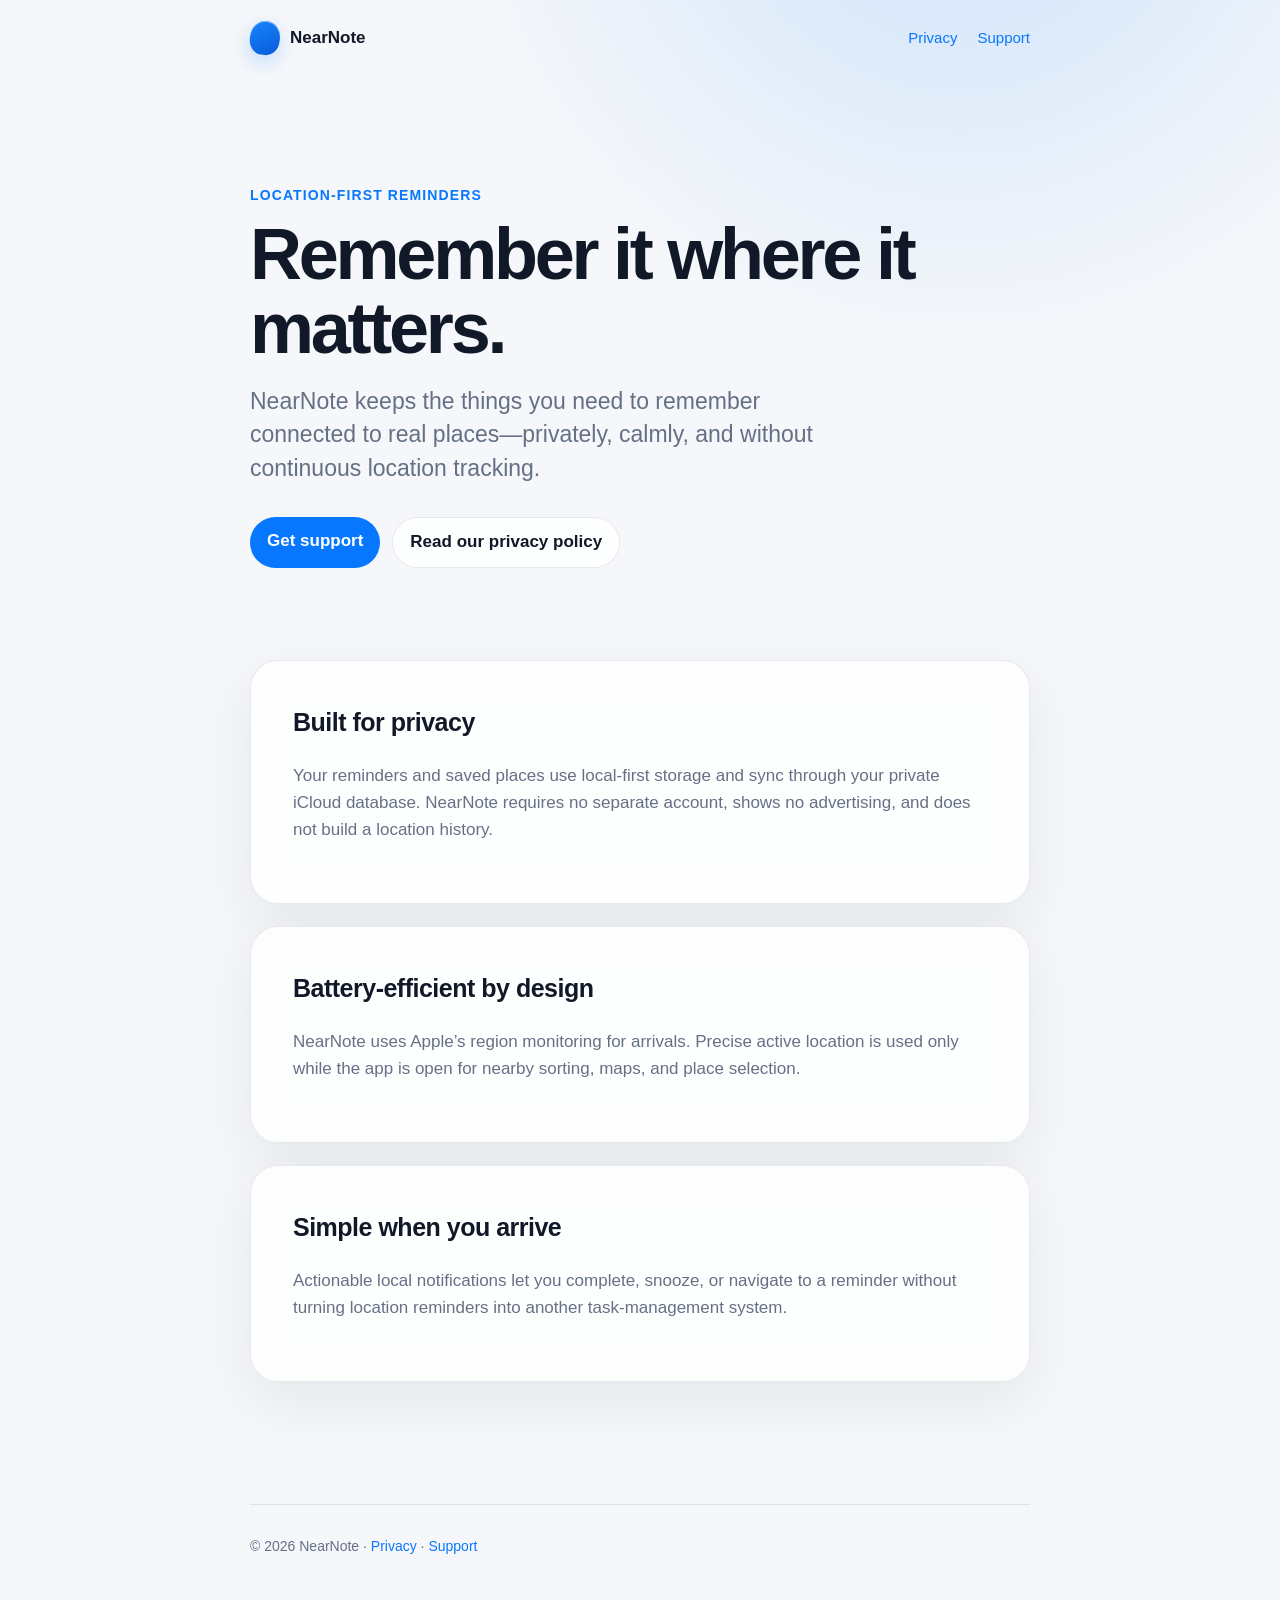
<file: site/index.html>
<!doctype html>
<html lang="en">
<head>
  <meta charset="utf-8">
  <meta name="viewport" content="width=device-width, initial-scale=1">
  <meta name="description" content="NearNote is a private, location-first reminder app for iPhone.">
  <title>NearNote — Remember it where it matters</title>
  <link rel="stylesheet" href="styles.css">
</head>
<body>
  <div class="shell">
    <nav aria-label="Main navigation">
      <a class="brand" href="./"><span class="mark" aria-hidden="true"></span>NearNote</a>
      <div class="nav-links"><a href="privacy/">Privacy</a><a href="support/">Support</a></div>
    </nav>
    <main>
      <section class="hero">
        <div class="eyebrow">Location-first reminders</div>
        <h1>Remember it where it matters.</h1>
        <p class="lede">NearNote keeps the things you need to remember connected to real places—privately, calmly, and without continuous location tracking.</p>
        <div class="actions">
          <a class="button primary" href="support/">Get support</a>
          <a class="button secondary" href="privacy/">Read our privacy policy</a>
        </div>
      </section>
      <section class="card">
        <h2>Built for privacy</h2>
        <p>Your reminders and saved places use local-first storage and sync through your private iCloud database. NearNote requires no separate account, shows no advertising, and does not build a location history.</p>
      </section>
      <section class="card">
        <h2>Battery-efficient by design</h2>
        <p>NearNote uses Apple’s region monitoring for arrivals. Precise active location is used only while the app is open for nearby sorting, maps, and place selection.</p>
      </section>
      <section class="card">
        <h2>Simple when you arrive</h2>
        <p>Actionable local notifications let you complete, snooze, or navigate to a reminder without turning location reminders into another task-management system.</p>
      </section>
    </main>
    <footer>© 2026 NearNote · <a href="privacy/">Privacy</a> · <a href="support/">Support</a></footer>
  </div>
</body>
</html>
</file>
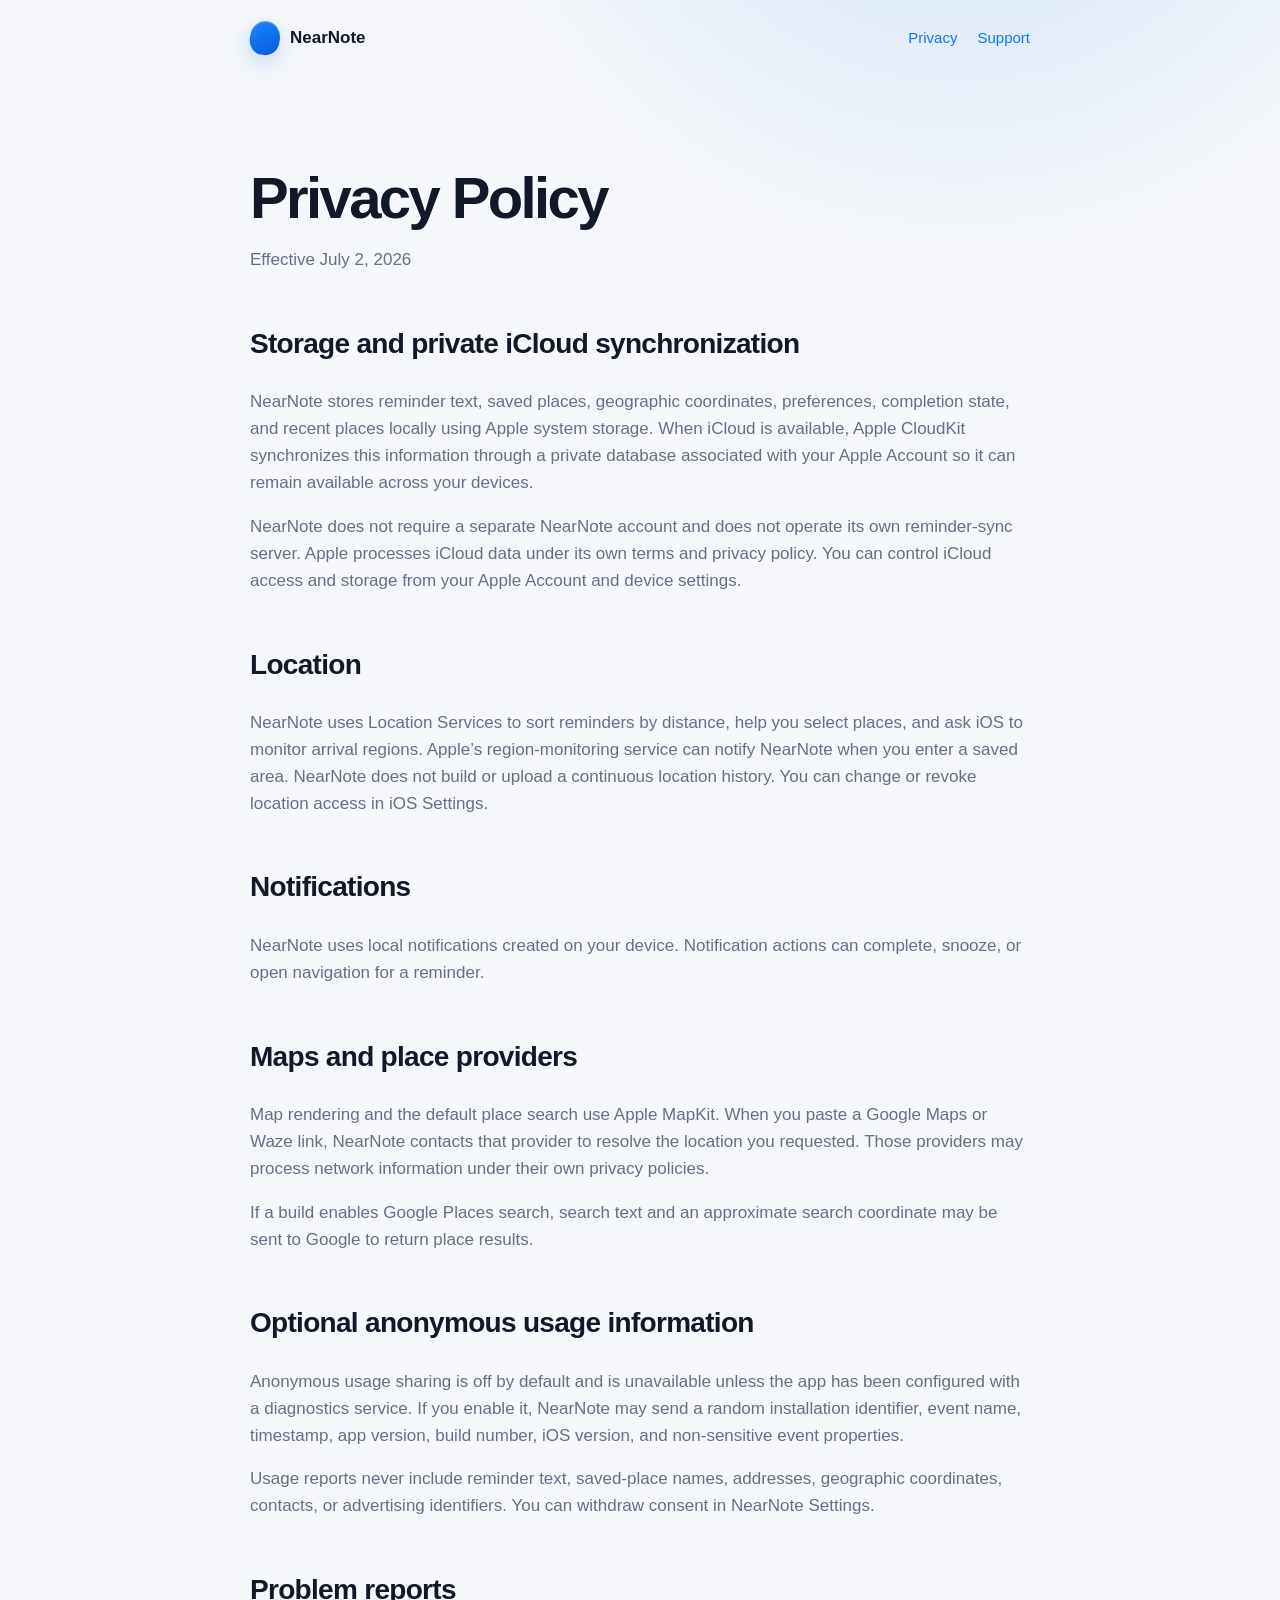
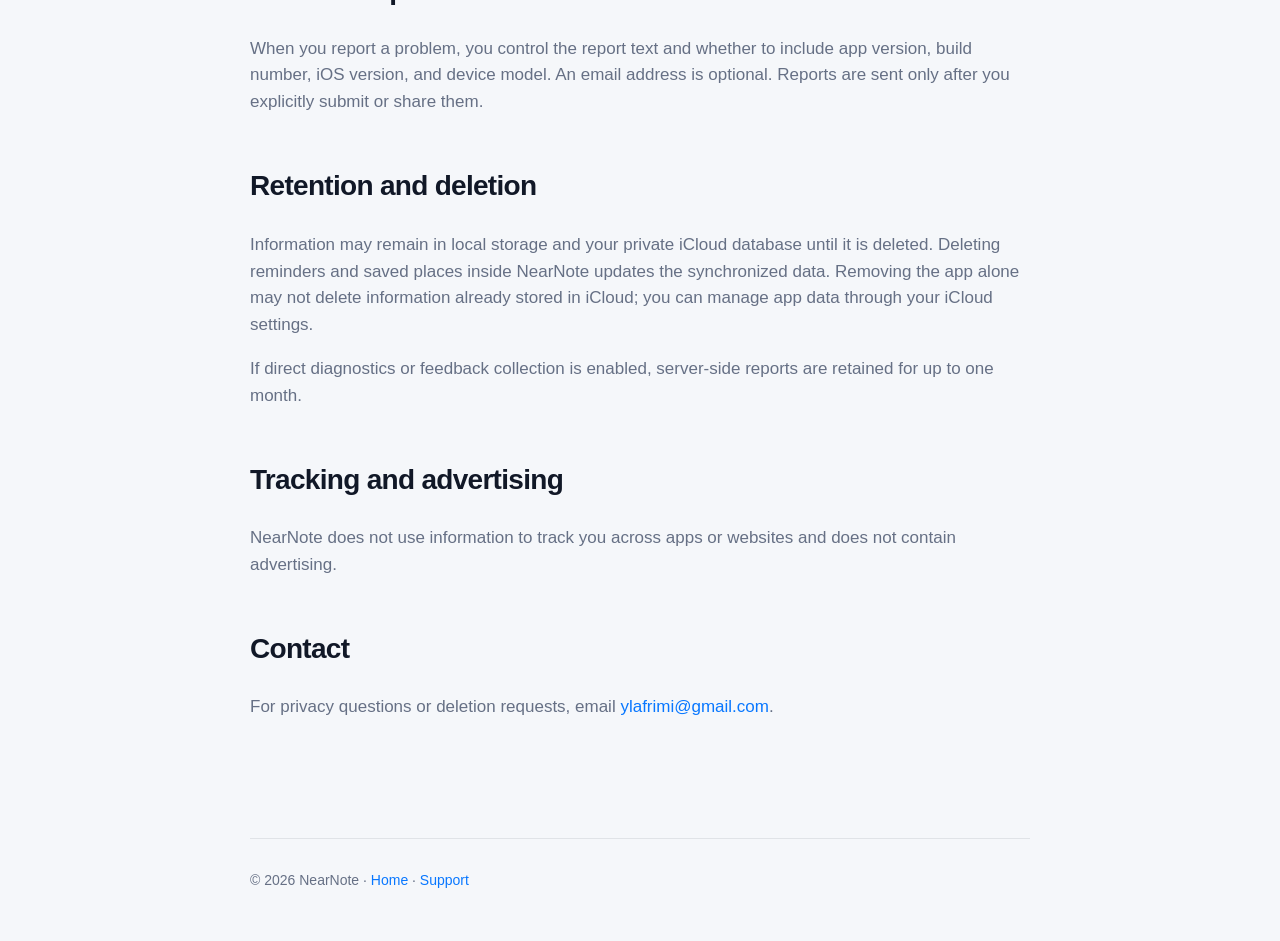
<file: site/privacy/index.html>
<!doctype html>
<html lang="en">
<head>
  <meta charset="utf-8">
  <meta name="viewport" content="width=device-width, initial-scale=1">
  <meta name="description" content="NearNote privacy policy.">
  <title>Privacy Policy — NearNote</title>
  <link rel="stylesheet" href="../styles.css">
</head>
<body>
  <div class="shell">
    <nav aria-label="Main navigation">
      <a class="brand" href="../"><span class="mark" aria-hidden="true"></span>NearNote</a>
      <div class="nav-links"><a href="./">Privacy</a><a href="../support/">Support</a></div>
    </nav>
    <main class="document">
      <h1>Privacy Policy</h1>
      <p class="updated">Effective July 2, 2026</p>

      <h2>Storage and private iCloud synchronization</h2>
      <p>NearNote stores reminder text, saved places, geographic coordinates, preferences, completion state, and recent places locally using Apple system storage. When iCloud is available, Apple CloudKit synchronizes this information through a private database associated with your Apple Account so it can remain available across your devices.</p>
      <p>NearNote does not require a separate NearNote account and does not operate its own reminder-sync server. Apple processes iCloud data under its own terms and privacy policy. You can control iCloud access and storage from your Apple Account and device settings.</p>

      <h2>Location</h2>
      <p>NearNote uses Location Services to sort reminders by distance, help you select places, and ask iOS to monitor arrival regions. Apple’s region-monitoring service can notify NearNote when you enter a saved area. NearNote does not build or upload a continuous location history. You can change or revoke location access in iOS Settings.</p>

      <h2>Notifications</h2>
      <p>NearNote uses local notifications created on your device. Notification actions can complete, snooze, or open navigation for a reminder.</p>

      <h2>Maps and place providers</h2>
      <p>Map rendering and the default place search use Apple MapKit. When you paste a Google Maps or Waze link, NearNote contacts that provider to resolve the location you requested. Those providers may process network information under their own privacy policies.</p>
      <p>If a build enables Google Places search, search text and an approximate search coordinate may be sent to Google to return place results.</p>

      <h2>Optional anonymous usage information</h2>
      <p>Anonymous usage sharing is off by default and is unavailable unless the app has been configured with a diagnostics service. If you enable it, NearNote may send a random installation identifier, event name, timestamp, app version, build number, iOS version, and non-sensitive event properties.</p>
      <p>Usage reports never include reminder text, saved-place names, addresses, geographic coordinates, contacts, or advertising identifiers. You can withdraw consent in NearNote Settings.</p>

      <h2>Problem reports</h2>
      <p>When you report a problem, you control the report text and whether to include app version, build number, iOS version, and device model. An email address is optional. Reports are sent only after you explicitly submit or share them.</p>

      <h2>Retention and deletion</h2>
      <p>Information may remain in local storage and your private iCloud database until it is deleted. Deleting reminders and saved places inside NearNote updates the synchronized data. Removing the app alone may not delete information already stored in iCloud; you can manage app data through your iCloud settings.</p>
      <p>If direct diagnostics or feedback collection is enabled, server-side reports are retained for up to one month.</p>

      <h2>Tracking and advertising</h2>
      <p>NearNote does not use information to track you across apps or websites and does not contain advertising.</p>

      <h2>Contact</h2>
      <p>For privacy questions or deletion requests, email <a href="mailto:ylafrimi@gmail.com">ylafrimi@gmail.com</a>.</p>
    </main>
    <footer>© 2026 NearNote · <a href="../">Home</a> · <a href="../support/">Support</a></footer>
  </div>
</body>
</html>
</file>
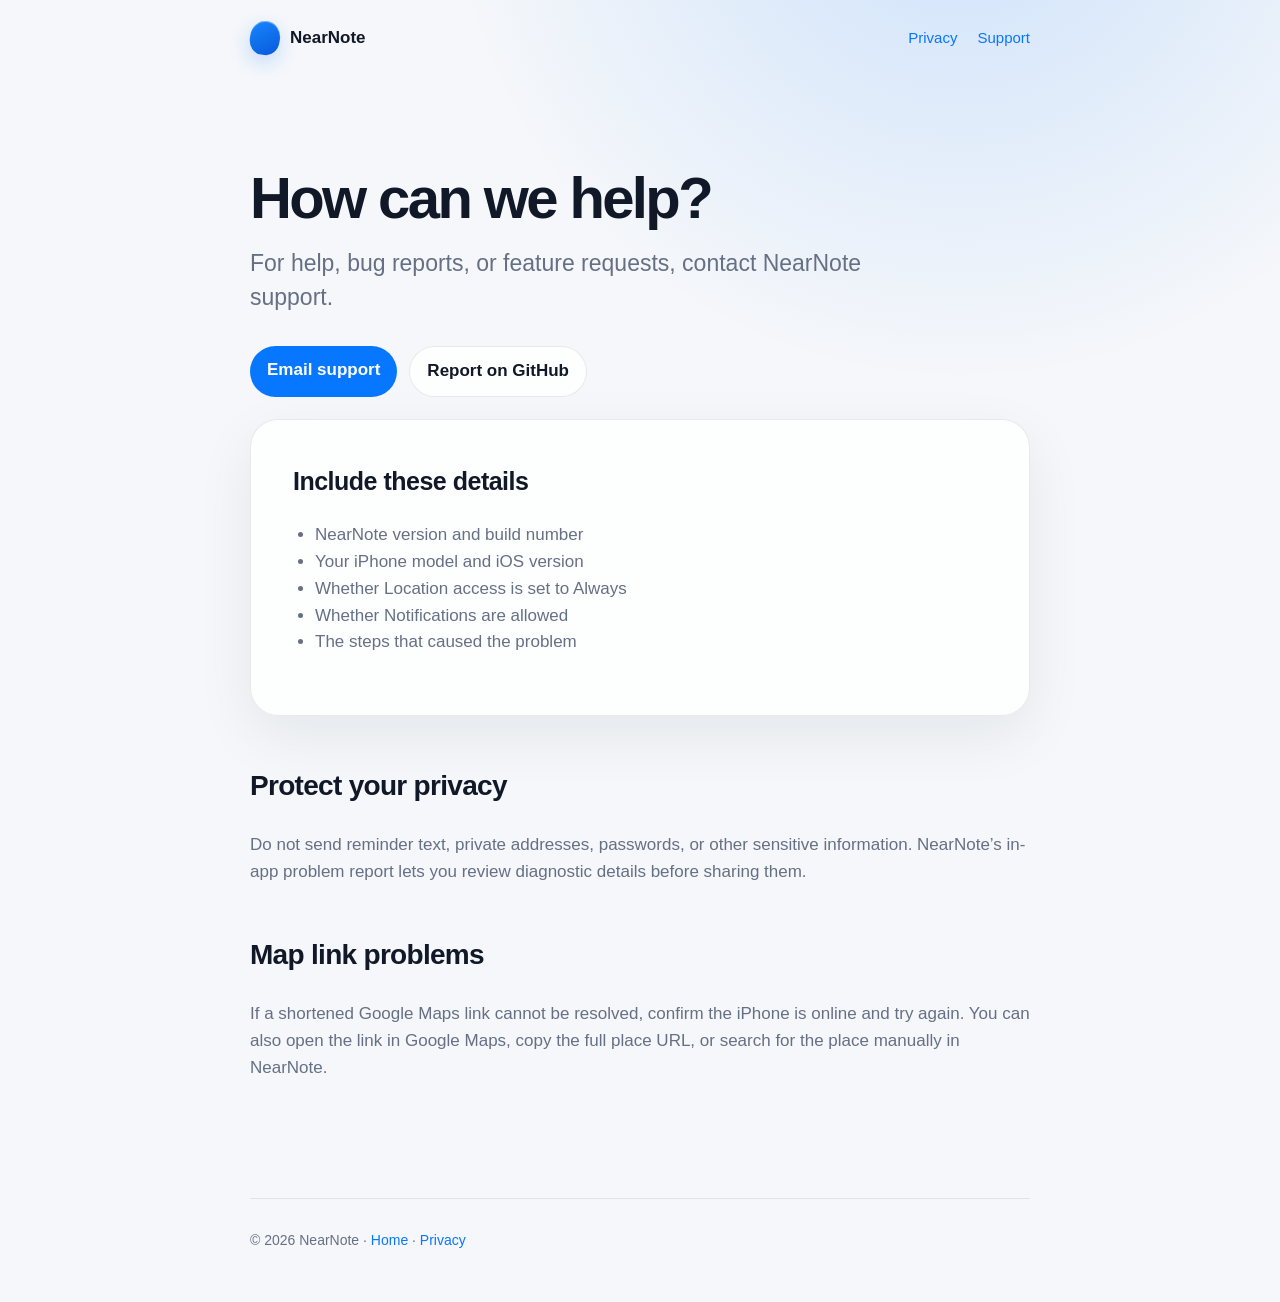
<file: site/support/index.html>
<!doctype html>
<html lang="en">
<head>
  <meta charset="utf-8">
  <meta name="viewport" content="width=device-width, initial-scale=1">
  <meta name="description" content="NearNote support and problem reporting.">
  <title>Support — NearNote</title>
  <link rel="stylesheet" href="../styles.css">
</head>
<body>
  <div class="shell">
    <nav aria-label="Main navigation">
      <a class="brand" href="../"><span class="mark" aria-hidden="true"></span>NearNote</a>
      <div class="nav-links"><a href="../privacy/">Privacy</a><a href="./">Support</a></div>
    </nav>
    <main class="document">
      <h1>How can we help?</h1>
      <p class="lede">For help, bug reports, or feature requests, contact NearNote support.</p>
      <div class="actions">
        <a class="button primary" href="mailto:ylafrimi@gmail.com?subject=NearNote%20Support">Email support</a>
        <a class="button secondary" href="https://github.com/joeVenner/nearnotes/issues/new">Report on GitHub</a>
      </div>

      <section class="card">
        <h2>Include these details</h2>
        <ul>
          <li>NearNote version and build number</li>
          <li>Your iPhone model and iOS version</li>
          <li>Whether Location access is set to Always</li>
          <li>Whether Notifications are allowed</li>
          <li>The steps that caused the problem</li>
        </ul>
      </section>

      <h2>Protect your privacy</h2>
      <p>Do not send reminder text, private addresses, passwords, or other sensitive information. NearNote’s in-app problem report lets you review diagnostic details before sharing them.</p>

      <h2>Map link problems</h2>
      <p>If a shortened Google Maps link cannot be resolved, confirm the iPhone is online and try again. You can also open the link in Google Maps, copy the full place URL, or search for the place manually in NearNote.</p>
    </main>
    <footer>© 2026 NearNote · <a href="../">Home</a> · <a href="../privacy/">Privacy</a></footer>
  </div>
</body>
</html>
</file>
<file: site/styles.css>
:root {
  color-scheme: light dark;
  --background: #f5f7fa;
  --surface: rgba(255, 255, 255, 0.82);
  --text: #111827;
  --secondary: #667085;
  --line: rgba(17, 24, 39, 0.09);
  --blue: #0877ff;
  --navy: #0a1830;
  font-family: -apple-system, BlinkMacSystemFont, "SF Pro Display", "Segoe UI", sans-serif;
}

* { box-sizing: border-box; }

body {
  margin: 0;
  color: var(--text);
  background:
    radial-gradient(circle at 75% -10%, rgba(8, 119, 255, 0.17), transparent 32rem),
    var(--background);
  font-size: 17px;
  line-height: 1.58;
  -webkit-font-smoothing: antialiased;
}

a { color: var(--blue); text-decoration: none; }
a:hover { text-decoration: underline; }

.shell { width: min(780px, calc(100% - 40px)); margin: 0 auto; }

nav {
  display: flex;
  align-items: center;
  justify-content: space-between;
  min-height: 76px;
}

.brand { display: inline-flex; align-items: center; gap: 10px; color: var(--text); font-weight: 700; }
.brand:hover { text-decoration: none; }
.mark {
  width: 30px;
  height: 34px;
  border-radius: 48% 48% 44% 44%;
  background: linear-gradient(145deg, #1787ff, #0959d9);
  box-shadow: inset 0 1px 1px rgba(255,255,255,.45), 0 7px 20px rgba(8,119,255,.22);
  transform: rotate(8deg);
}

.nav-links { display: flex; gap: 20px; font-size: 15px; }

main { padding: 80px 0 100px; }
.hero { padding: 28px 0 70px; }
.eyebrow { color: var(--blue); font-size: 14px; font-weight: 700; letter-spacing: .08em; text-transform: uppercase; }
h1 { max-width: 690px; margin: 12px 0 20px; font-size: clamp(44px, 9vw, 72px); line-height: 1.02; letter-spacing: -.045em; }
.lede { max-width: 620px; margin: 0; color: var(--secondary); font-size: clamp(19px, 3vw, 23px); line-height: 1.45; }

.actions { display: flex; flex-wrap: wrap; gap: 12px; margin-top: 32px; }
.button { display: inline-flex; padding: 11px 17px; border-radius: 999px; font-weight: 650; }
.button.primary { color: white; background: var(--blue); }
.button.secondary { color: var(--text); background: var(--surface); border: 1px solid var(--line); }
.button:hover { text-decoration: none; transform: translateY(-1px); }

.card {
  margin: 22px 0;
  padding: clamp(24px, 5vw, 42px);
  border: 1px solid var(--line);
  border-radius: 28px;
  background: var(--surface);
  box-shadow: 0 20px 60px rgba(10, 24, 48, 0.07);
  backdrop-filter: blur(18px);
}

.card h2 { margin-top: 0; font-size: 25px; letter-spacing: -.02em; }
h2 { margin-top: 48px; font-size: 28px; letter-spacing: -.025em; }
h3 { margin-top: 30px; font-size: 20px; }
p, li { color: var(--secondary); }
strong { color: var(--text); }
ul { padding-left: 22px; }

.document h1 { font-size: clamp(40px, 7vw, 58px); }
.document .updated { margin-bottom: 42px; color: var(--secondary); }

footer { padding: 30px 0 50px; border-top: 1px solid var(--line); color: var(--secondary); font-size: 14px; }

@media (prefers-color-scheme: dark) {
  :root { --background: #07101f; --surface: rgba(17, 29, 49, .82); --text: #f6f8fb; --secondary: #a6b0c1; --line: rgba(255,255,255,.09); }
  body { background: radial-gradient(circle at 75% -10%, rgba(8,119,255,.2), transparent 32rem), var(--background); }
}

@media (max-width: 520px) {
  .shell { width: min(100% - 28px, 780px); }
  nav { min-height: 64px; }
  .nav-links { gap: 12px; font-size: 14px; }
  main { padding-top: 48px; }
}
</file>
